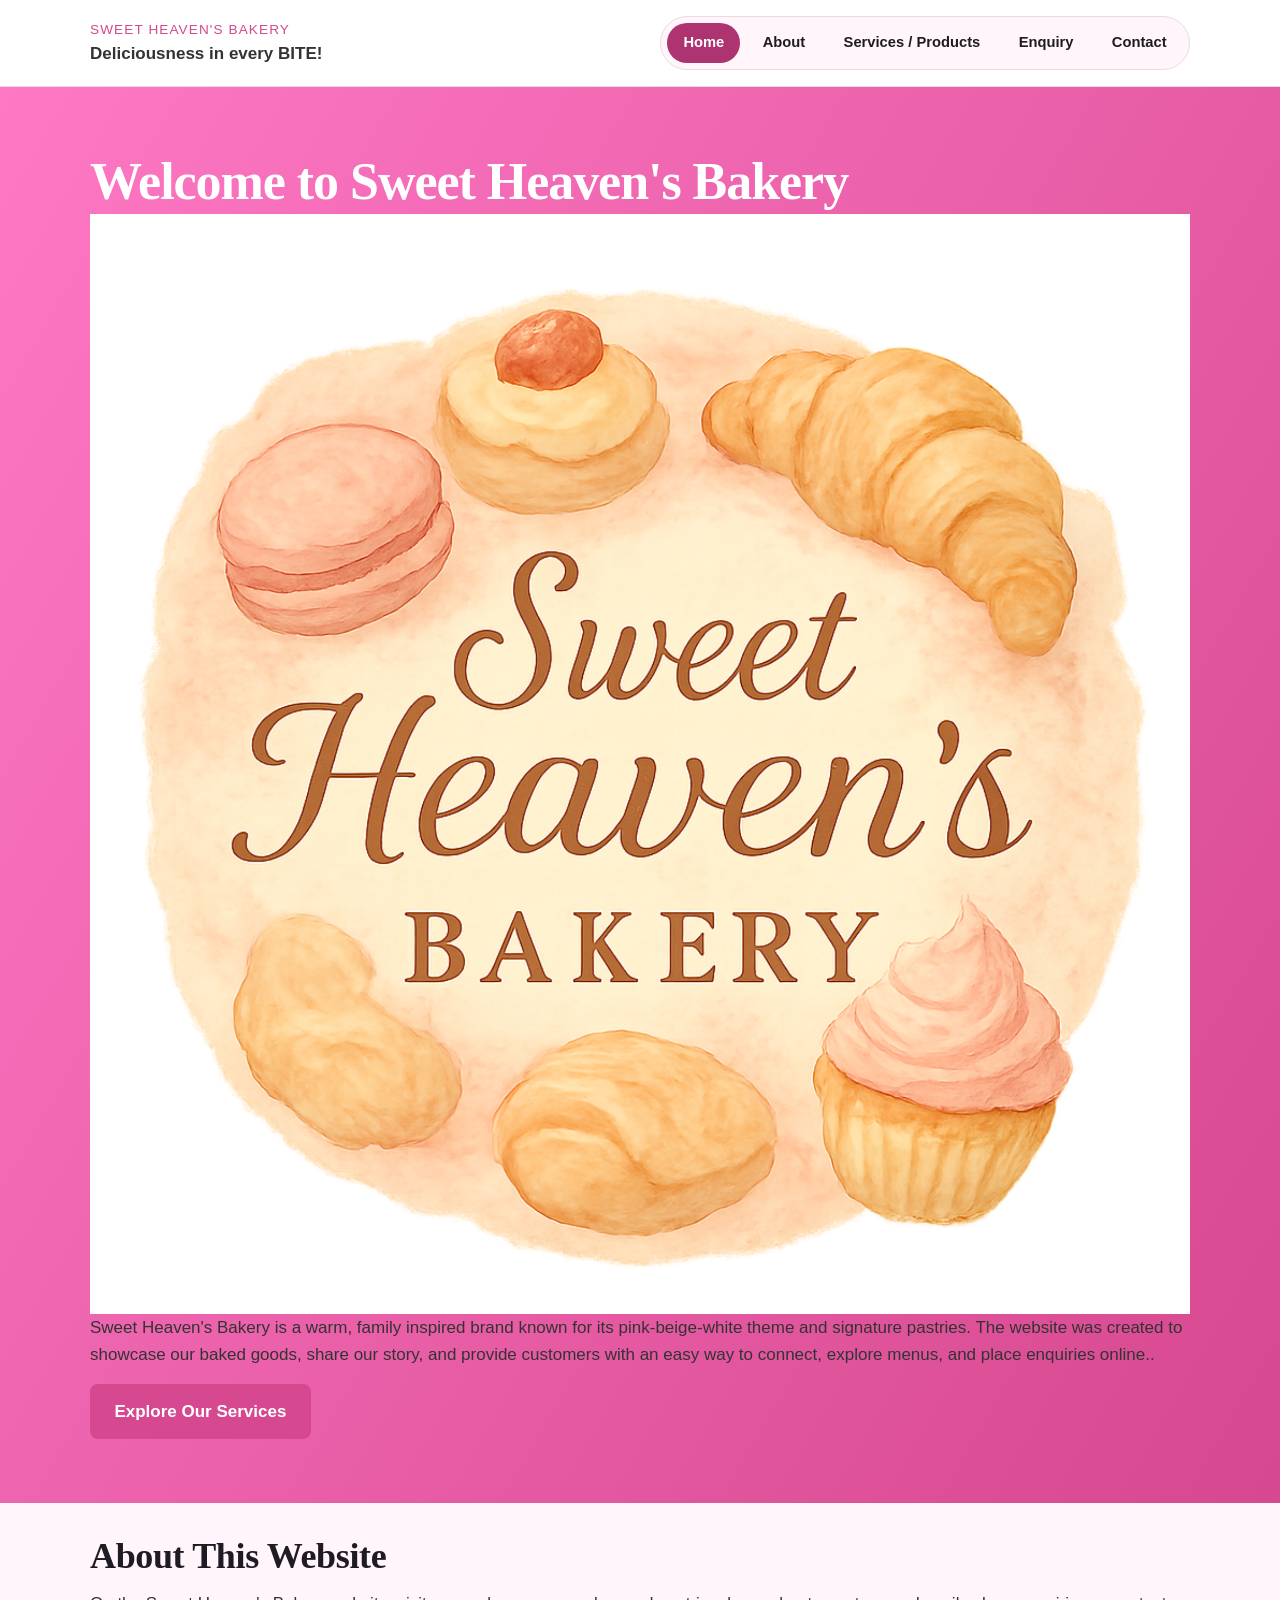
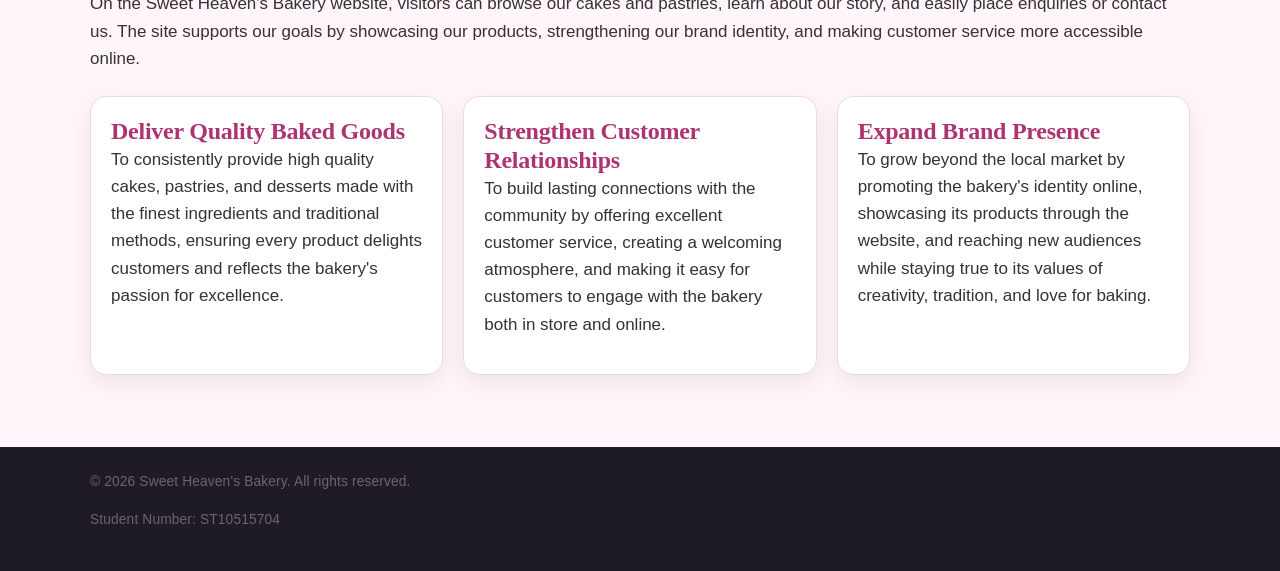
<file: index.html>
<!DOCTYPE html>
<html lang="en">

<head>
  <title>Home | Sweet Heaven's Bakery</title>

  <meta charset="UTF-8">
  <meta name="viewport" content="width=device-width, initial-scale=1.0">
  <meta name="description" content="TODO: Write a short page description for search engines.">
  <meta name="keywords" content="TODO, replace, with, relevant, keywords">
  <meta name="author" content="Student Name">
  <link rel="stylesheet" href="css/style.css">
  <script defer src="js/main.js"></script>
</head>

<body>
  <header class="site-header">
    <div class="container header-layout">
      <div>
        <p class="site-tag">Sweet Heaven's Bakery</p>
        <strong>Deliciousness in every BITE!</strong>
      </div>

      <nav>
        <input type="checkbox" id="menu-toggle">
        <label class="hamburger" for="menu-toggle" aria-label="Toggle navigation menu">
          <span></span>
          <span></span>
          <span></span>
        </label>
        <ul class="nav-list">
          <li><a href="index.html">Home</a></li>
          <li><a href="about.html">About</a></li>
          <li><a href="services.html">Services / Products</a></li>
          <li><a href="enquiry.html">Enquiry</a></li>
          <li><a href="contact.html">Contact</a></li>
        </ul>
      </nav>

    </div>
  </header>

  <section class="hero">
    <div class="container">
      <h1>Welcome to Sweet Heaven's Bakery</h1>
      <img src="images/sweet heaven's bakery logo.png" alt="Sweet Heaven's Bakery Logo">

      <p>Sweet Heaven's Bakery is a warm, family inspired brand known for its pink-beige-white theme
        and signature pastries. The website was created to showcase our baked goods, share our story,
        and provide customers with an easy way to connect, explore menus, and place enquiries online..</p>
      <a class="button" href="services.html">Explore Our Services</a>
    </div>
  </section>

  <main class="container">
    <section>
      <h2>About This Website</h2>
      <p>On the Sweet Heaven's Bakery website, visitors can browse our cakes and pastries,
        learn about our story, and easily place enquiries or contact us.
        The site supports our goals by showcasing our products, strengthening our brand identity,
        and making customer service more accessible online.</p>
    </section>

    <section class="card-grid">
      <article class="card">
        <h3>Deliver Quality Baked Goods</h3>
        <p>To consistently provide high quality cakes, pastries, and desserts made with the finest ingredients
          and traditional methods, ensuring every product delights customers and reflects the bakery's passion for
          excellence.</p>
      </article>
      <article class="card">
        <h3>Strengthen Customer Relationships</h3>
        <p>To build lasting connections with the community by offering excellent customer service, creating a welcoming
          atmosphere,
          and making it easy for customers to engage with the bakery both in store and online.</p>
      </article>
      <article class="card">
        <h3>Expand Brand Presence </h3>
        <p>To grow beyond the local market by promoting the bakery's identity online, showcasing its products through
          the website,
          and reaching new audiences while staying true to its values of creativity, tradition, and love for baking.</p>
      </article>
    </section>
  </main>

  <footer class="site-footer">
    <div class="container">
      <p>&copy; 2026 Sweet Heaven's Bakery. All rights reserved.</p>
      <p>Student Number: ST10515704</p>
    </div>
  </footer>
</body>

</html>
</file>
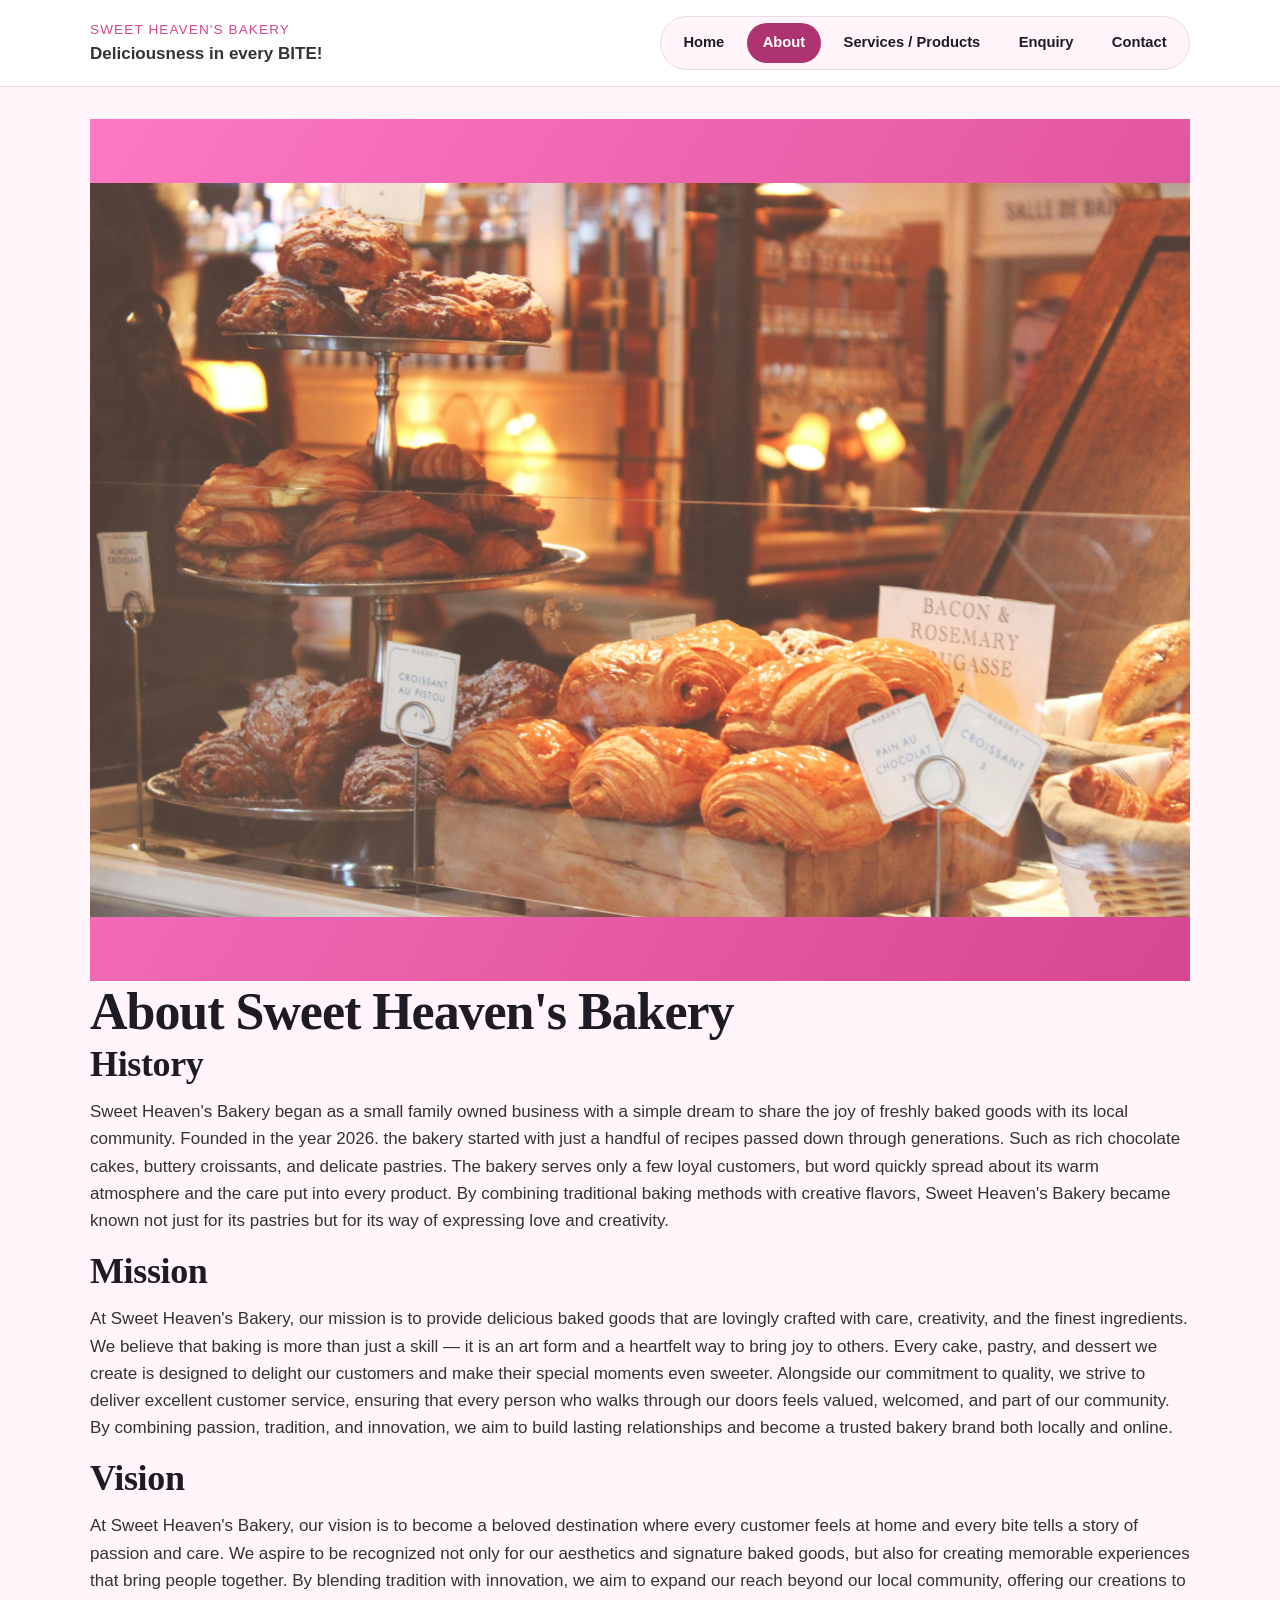
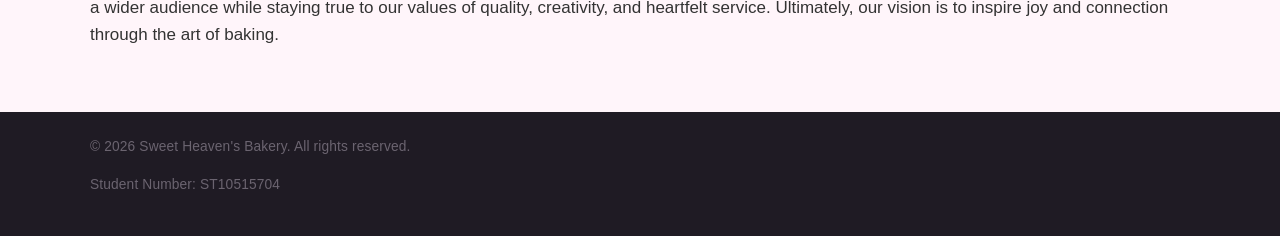
<file: about.html>
<!DOCTYPE html>
<html lang="en">

<head>
  <title>Sweet Heaven's Bakery</title>

  <meta charset="UTF-8">
  <meta name="viewport" content="width=device-width, initial-scale=1.0">
  <meta name="description" content="TODO: Write a short page description for search engines.">
  <meta name="keywords" content="TODO, replace, with, relevant, keywords">
  <meta name="author" content="Student Name">
  <link rel="stylesheet" href="css/style.css">
  <script defer src="js/main.js"></script>
</head>

<body>
  <header class="site-header">
    <div class="container header-layout">
      <div>
        <p class="site-tag">Sweet Heaven's Bakery</p>
        <strong>Deliciousness in every BITE!</strong>
      </div>

      <nav> 
        <input type="checkbox" id="menu-toggle">
        <label class="hamburger" for="menu-toggle" aria-label="Toggle navigation menu">
          <span></span>
          <span></span>
          <span></span>
        </label>
        <ul class="nav-list">
          <li><a href="index.html">Home</a></li>
          <li><a href="about.html">About</a></li>
          <li><a href="services.html">Services / Products</a></li>
          <li><a href="enquiry.html">Enquiry</a></li>
          <li><a href="contact.html">Contact</a></li>
        </ul>
      </nav>

    </div>
  </header>
  
  <main class="container">
    <section class="hero">
    <img src="images/bakery background image.jpg" alt="bakery background image">
  </section>
    <h1>About Sweet Heaven's Bakery</h1>
    <section>
      <h2>History</h2>
      <p>Sweet Heaven's Bakery began as a small family owned business with a simple dream
        to share the joy of freshly baked goods with its local community. Founded in the year 2026.
        the bakery started with just a handful of recipes passed down through generations. Such as
        rich chocolate cakes, buttery croissants, and delicate pastries.

        The bakery serves only a few loyal customers, but word quickly spread about its warm atmosphere
        and the care put into every product.
        By combining traditional baking methods with creative flavors,
        Sweet Heaven's Bakery became known not just for its pastries but for its way of expressing love and creativity.
      </p>
    </section>
    <section>
      <h2>Mission</h2>
      <p>At Sweet Heaven's Bakery, our mission is to provide delicious baked goods that are lovingly crafted with care,
        creativity, and the finest ingredients.
        We believe that baking is more than just a skill — it is an art form and a heartfelt way to bring joy to others.
        Every cake, pastry, and dessert we create is designed to delight our customers and make their special moments
        even sweeter.
        Alongside our commitment to quality, we strive to deliver excellent customer service, ensuring that every person
        who walks through our doors feels valued, welcomed,
        and part of our community. By combining passion, tradition, and innovation, we aim to build lasting
        relationships and become a trusted bakery brand both locally and online.</p>
    </section>
    <section>
      <h2>Vision</h2>
      <p>At Sweet Heaven's Bakery, our vision is to become a beloved destination where every customer feels at home and
        every bite tells a story of passion and care.
        We aspire to be recognized not only for our aesthetics and signature baked goods,
        but also for creating memorable experiences that bring people together. By blending tradition with innovation,
        we aim to expand our reach beyond our local community, offering our creations to a wider audience while staying
        true to our values of quality, creativity,
        and heartfelt service. Ultimately, our vision is to inspire joy and connection through the art of baking.</p>
    </section>
  
  </main>

  <footer class="site-footer">
    <div class="container">
      <p>&copy; 2026 Sweet Heaven's Bakery. All rights reserved.</p>
      <p>Student Number: ST10515704</p>
    </div>
  </footer>
</body>

</html>
</file>
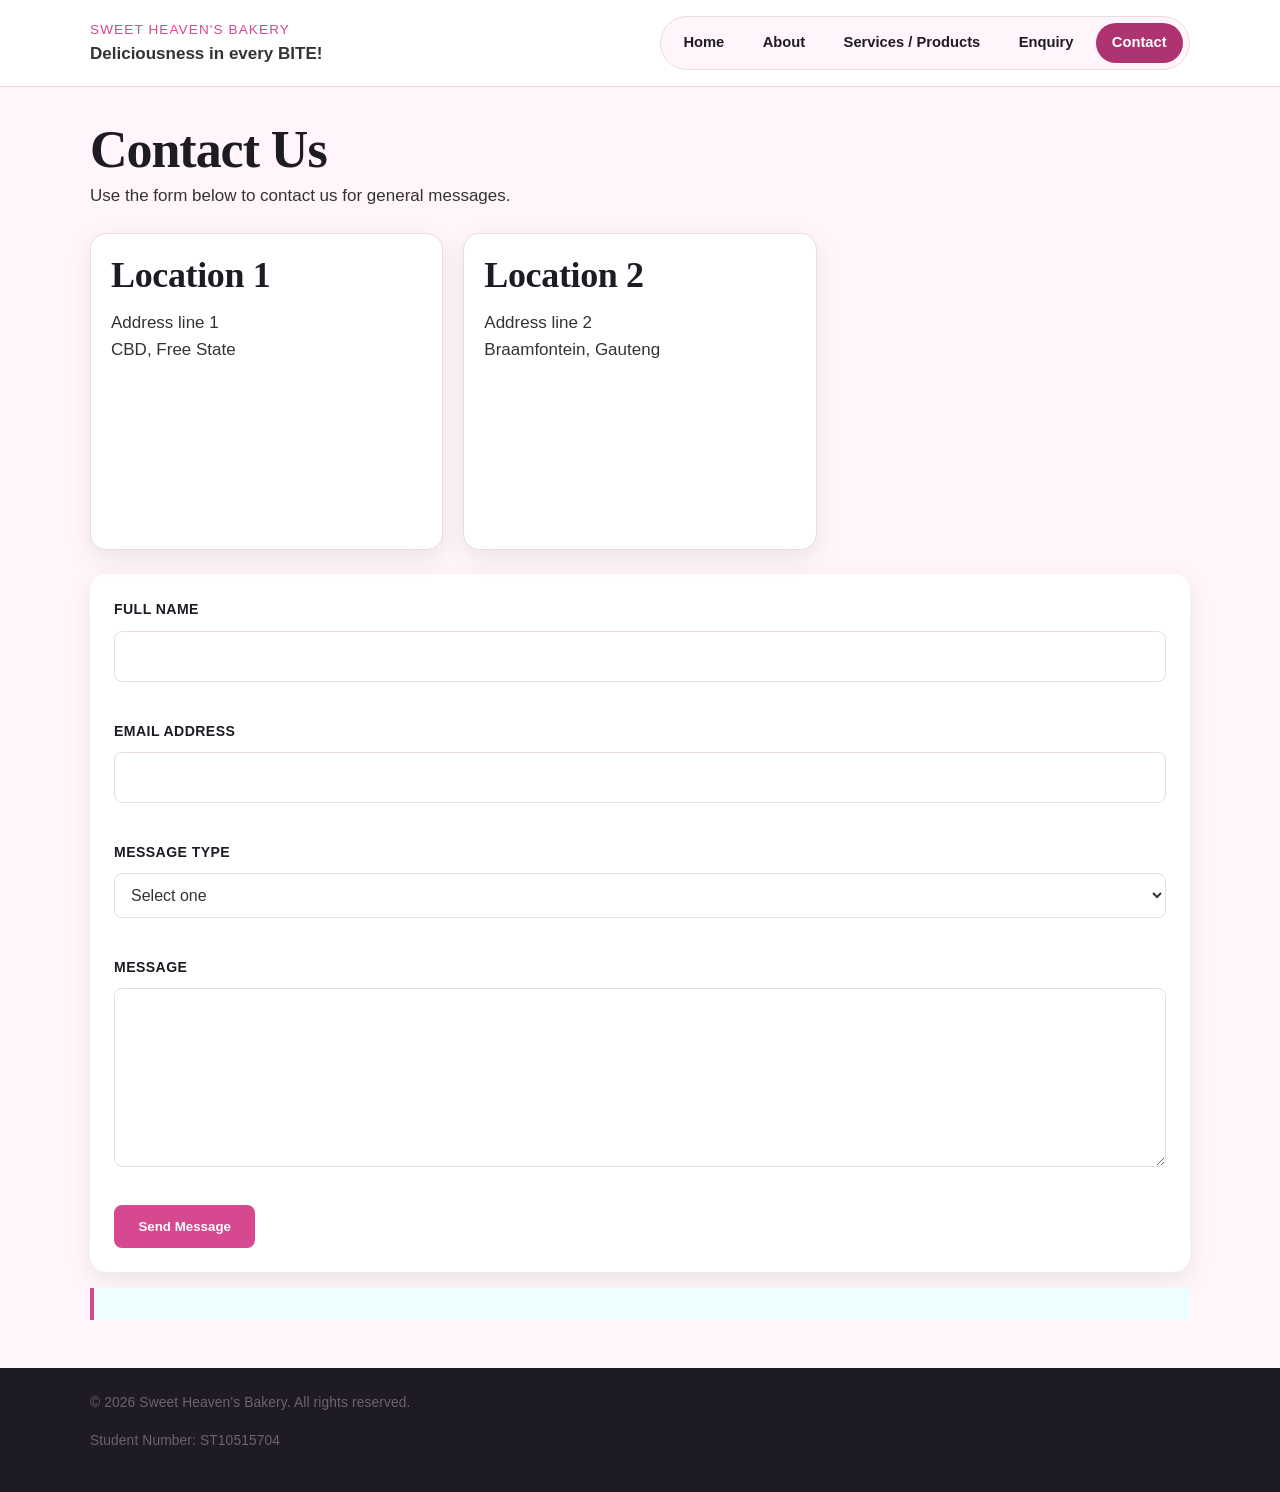
<file: contact.html>
<!DOCTYPE html>
<html lang="en">

<head>
  <title>Contact | Sweet Heaven's Bakery</title>

  <meta charset="UTF-8">
  <meta name="viewport" content="width=device-width, initial-scale=1.0">
  <meta name="description" content="TODO: Write a short page description for search engines.">
  <meta name="keywords" content="TODO, replace, with, relevant, keywords">
  <meta name="author" content="Student Name">
  <link rel="stylesheet" href="css/style.css">
  <script defer src="js/main.js"></script>
</head>

<body>
  <header class="site-header">
    <div class="container header-layout">
      <div>
        <p class="site-tag">Sweet Heaven's Bakery</p>
        <strong>Deliciousness in every BITE!</strong>
      </div>


      <nav>
        <input type="checkbox" id="menu-toggle">
        <label class="hamburger" for="menu-toggle" aria-label="Toggle navigation menu">
          <span></span>
          <span></span>
          <span></span>
        </label>
        <ul class="nav-list">
          <li><a href="index.html">Home</a></li>
          <li><a href="about.html">About</a></li>
          <li><a href="services.html">Services / Products</a></li>
          <li><a href="enquiry.html">Enquiry</a></li>
          <li><a href="contact.html">Contact</a></li>
        </ul>
      </nav>

    </div>
  </header>

  <main class="container">
    <h1>Contact Us</h1>
    <p>Use the form below to contact us for general messages.</p>

    <section class="card-grid">
      <article class="card">
        <h2>Location 1</h2>
        <p>Address line 1<br>CBD, Free State</p>
        <iframe title="Map location 1" src="https://www.google.com/maps?q=Bloemfontein&output=embed"
          loading="lazy"></iframe>
      </article>
      <article class="card">
        <h2>Location 2</h2>
        <p>Address line 2<br>Braamfontein, Gauteng</p>
        <iframe title="Map location 2" src="https://www.google.com/maps?q=Johannesburg&output=embed"
          loading="lazy"></iframe>
      </article>
    </section>

    <form id="contactForm" action="mailto:replace@example.com" method="post" enctype="text/plain" novalidate>
      <div class="form-group">
        <label for="contactName">Full Name</label>
        <input type="text" id="contactName" name="contactName" required minlength="3">
        <small class="error-message"></small>
      </div>

      <div class="form-group">
        <label for="contactEmail">Email Address</label>
        <input type="email" id="contactEmail" name="contactEmail" required>
        <small class="error-message"></small>
      </div>

      <div class="form-group">
        <label for="messageType">Message Type</label>
        <select id="messageType" name="messageType" required>
          <option value="">Select one</option>
          <option value="general">General question</option>
          <option value="support">Support</option>
          <option value="compliment">Compliment</option>
          <option value="complaint">Complaint</option>
        </select>
        <small class="error-message"></small>
      </div>

      <div class="form-group">
        <label for="message">Message</label>
        <textarea id="message" name="message" rows="6" required minlength="20"></textarea>
        <small class="error-message"></small>
      </div>

      <button type="submit" class="button">Send Message</button>
    </form>
    <section id="contactResponse" class="response-box" aria-live="polite"></section>
  </main>
  <script defer src="js/contact.js"></script>

  <footer class="site-footer">
    <div class="container">
      <p>&copy; 2026 Sweet Heaven's Bakery. All rights reserved.</p>
      <p>Student Number: ST10515704</p>
    </div>
  </footer>
</body>

</html>
</file>
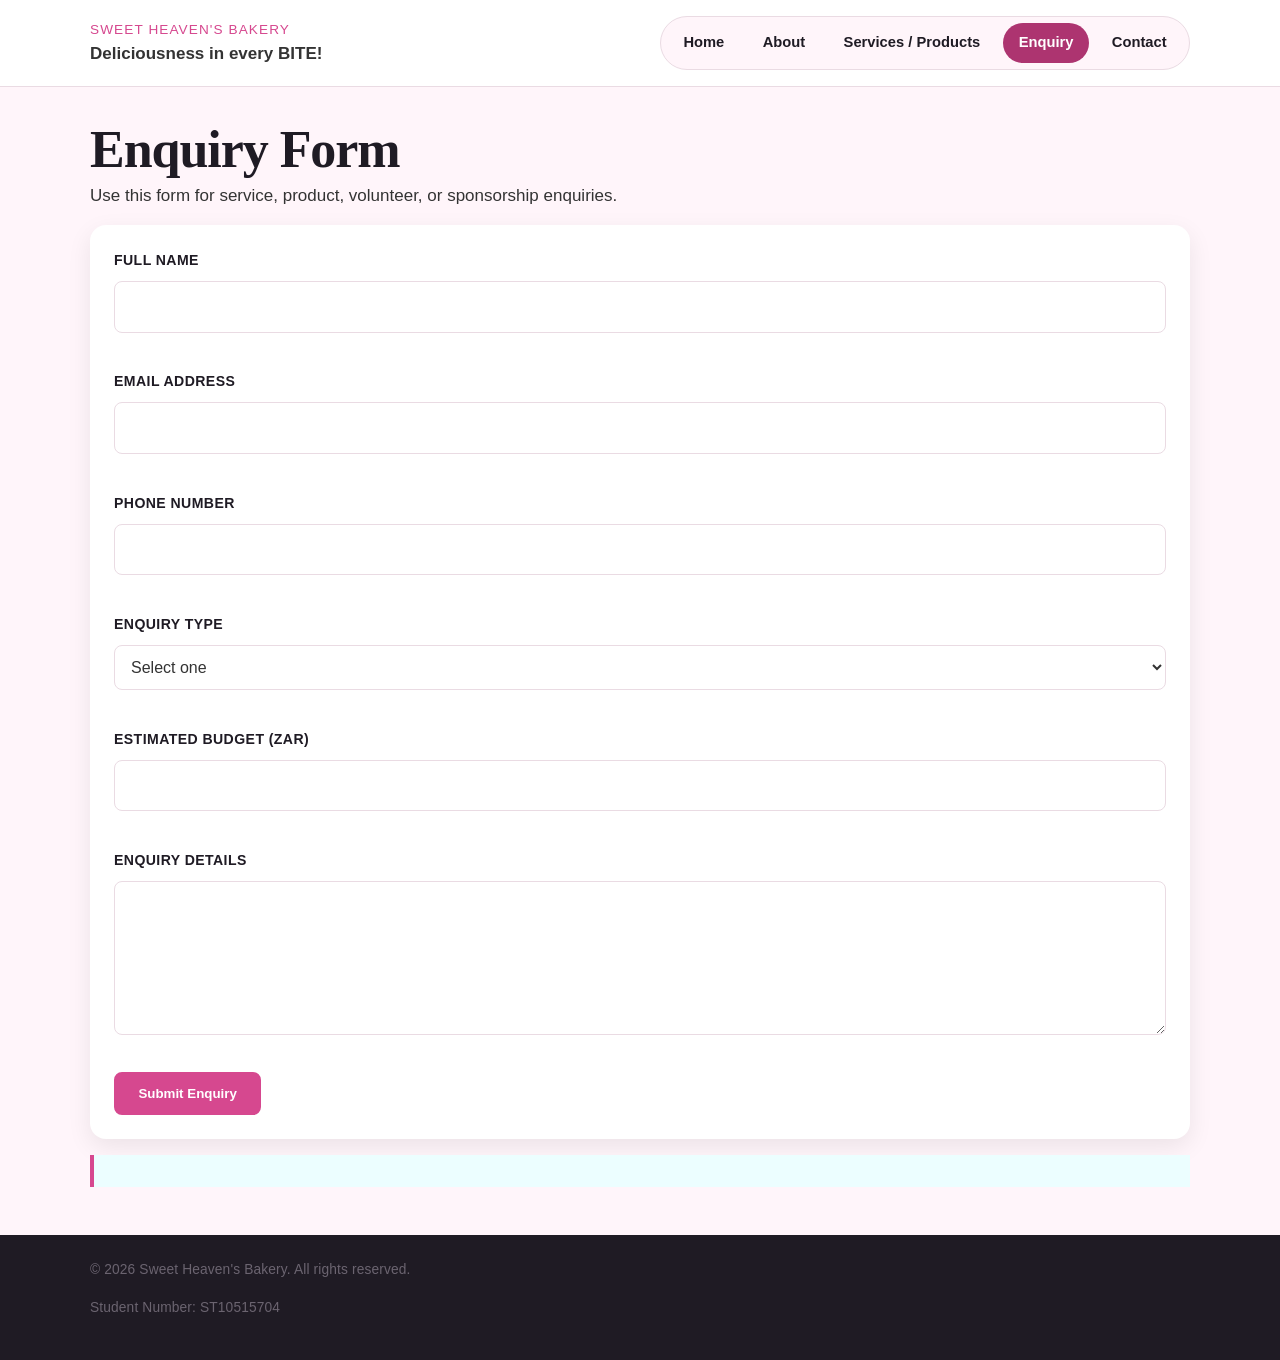
<file: enquiry.html>
<!DOCTYPE html>
<html lang="en">

<head>
  <title>Enquiry | Sweet Heaven's Bakery</title>

  <meta charset="UTF-8">
  <meta name="viewport" content="width=device-width, initial-scale=1.0">
  <meta name="description" content="TODO: Write a short page description for search engines.">
  <meta name="keywords" content="TODO, replace, with, relevant, keywords">
  <meta name="author" content="Student Name">
  <link rel="stylesheet" href="css/style.css">
  <script defer src="js/main.js"></script>
</head>

<body>
  <header class="site-header">
    <div class="container header-layout">
      <div>
        <p class="site-tag">Sweet Heaven's Bakery</p>
        <strong>Deliciousness in every BITE!</strong>
      </div>

      <nav>
        <input type="checkbox" id="menu-toggle">
        <label class="hamburger" for="menu-toggle" aria-label="Toggle navigation menu">
          <span></span>
          <span></span>
          <span></span>
        </label>
        <ul class="nav-list">
          <li><a href="index.html">Home</a></li>
          <li><a href="about.html">About</a></li>
          <li><a href="services.html">Services / Products</a></li>
          <li><a href="enquiry.html">Enquiry</a></li>
          <li><a href="contact.html">Contact</a></li>
        </ul>
      </nav>

    </div>
  </header>

  <main class="container">
    <h1>Enquiry Form</h1>
    <p>Use this form for service, product, volunteer, or sponsorship enquiries.</p>

    <form id="enquiryForm" novalidate>
      <div class="form-group">
        <label for="fullName">Full Name</label>
        <input type="text" id="fullName" name="fullName" required minlength="3">
        <small class="error-message"></small>
      </div>

      <div class="form-group">
        <label for="email">Email Address</label>
        <input type="email" id="email" name="email" required>
        <small class="error-message"></small>
      </div>

      <div class="form-group">
        <label for="phone">Phone Number</label>
        <input type="tel" id="phone" name="phone" pattern="[0-9+ ]{10,15}" required>
        <small class="error-message"></small>
      </div>

      <div class="form-group">
        <label for="enquiryType">Enquiry Type</label>
        <select id="enquiryType" name="enquiryType" required>
          <option value="">Select one</option>
          <option value="service">Service enquiry</option>
          <option value="product">Product enquiry</option>
          <option value="volunteer">Volunteer enquiry</option>
          <option value="sponsor">Sponsor enquiry</option>
        </select>
        <small class="error-message"></small>
      </div>

      <div class="form-group">
        <label for="budget">Estimated Budget (ZAR)</label>
        <input type="number" id="budget" name="budget" min="0" step="100">
        <small class="error-message"></small>
      </div>

      <div class="form-group">
        <label for="details">Enquiry Details</label>
        <textarea id="details" name="details" rows="5" required minlength="20"></textarea>
        <small class="error-message"></small>
      </div>

      <button type="submit" class="button">Submit Enquiry</button>
    </form>

    <section id="enquiryResponse" class="response-box" aria-live="polite"></section>
  </main>
  <script defer src="js/enquiry.js"></script>

  <footer class="site-footer">
    <div class="container">
      <p>&copy; 2026 Sweet Heaven's Bakery. All rights reserved.</p>
      <p>Student Number: ST10515704</p>
    </div>
  </footer>
</body>

</html>
</file>
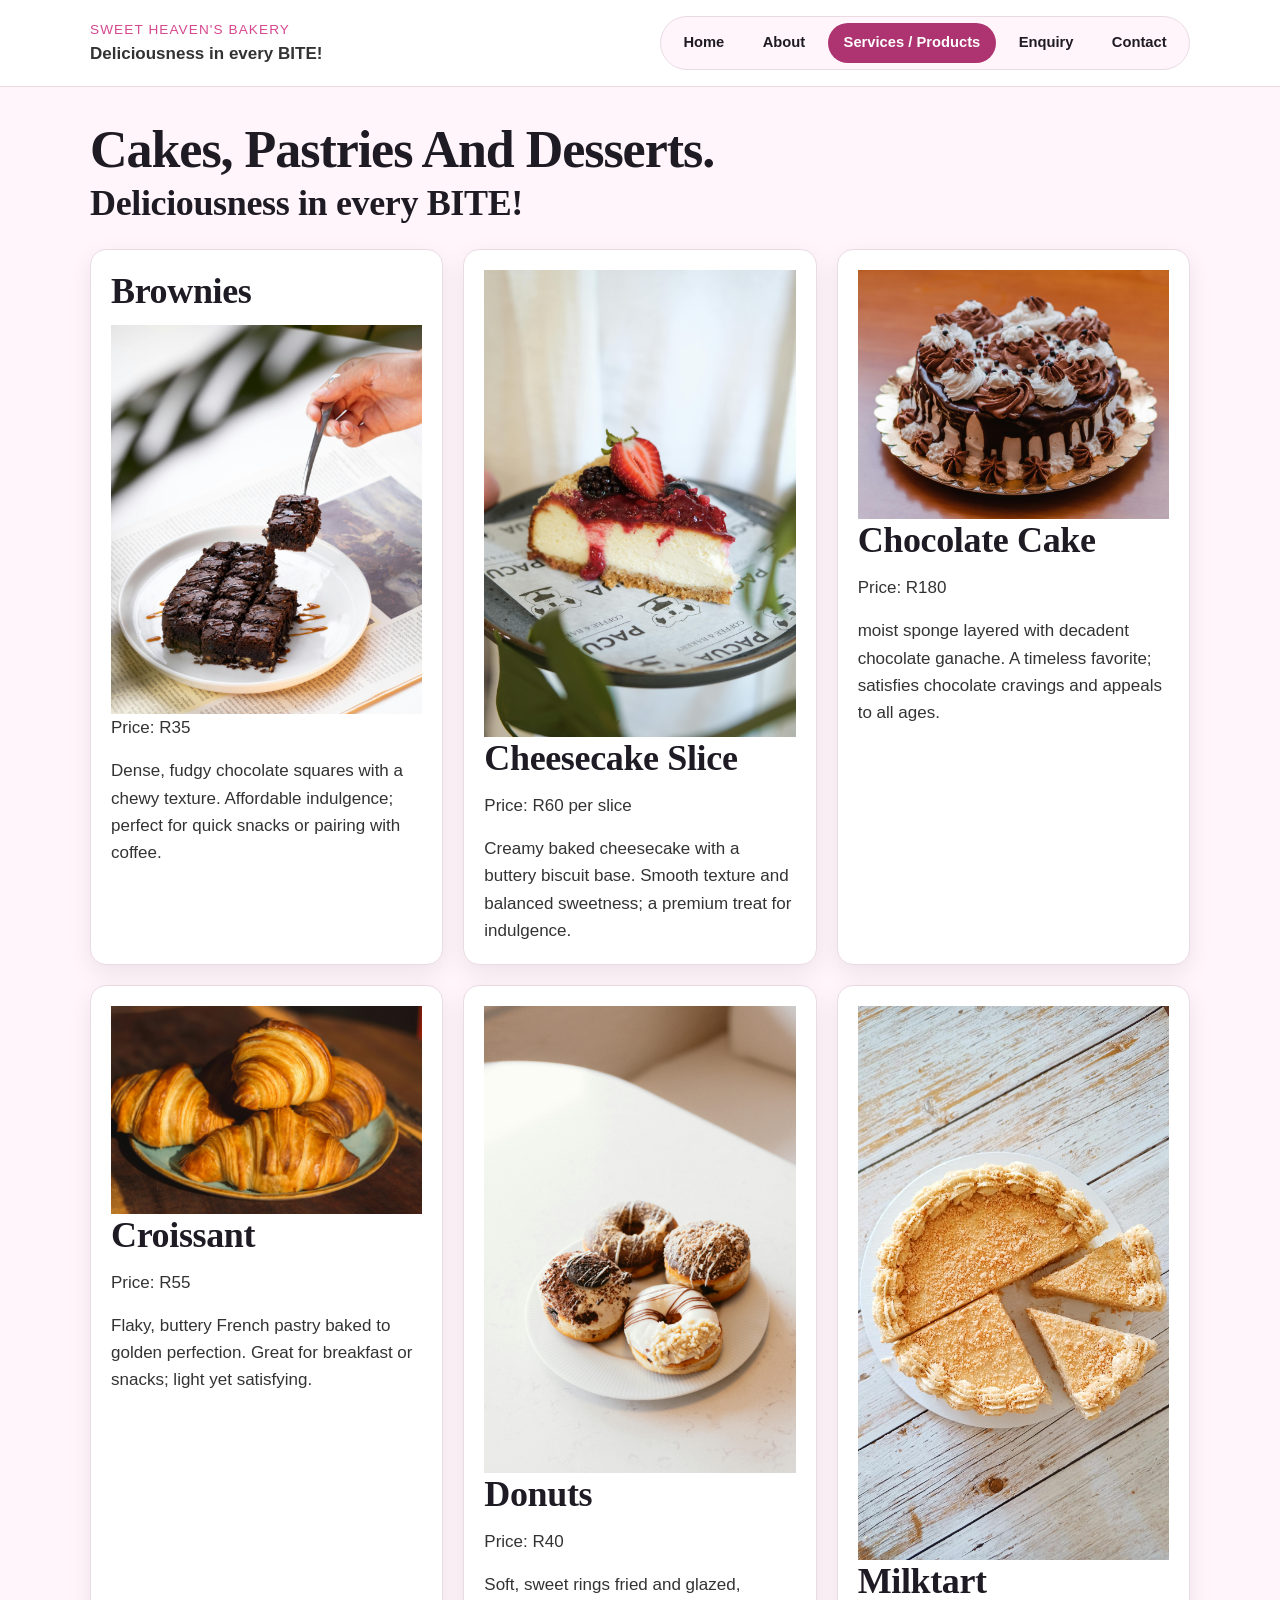
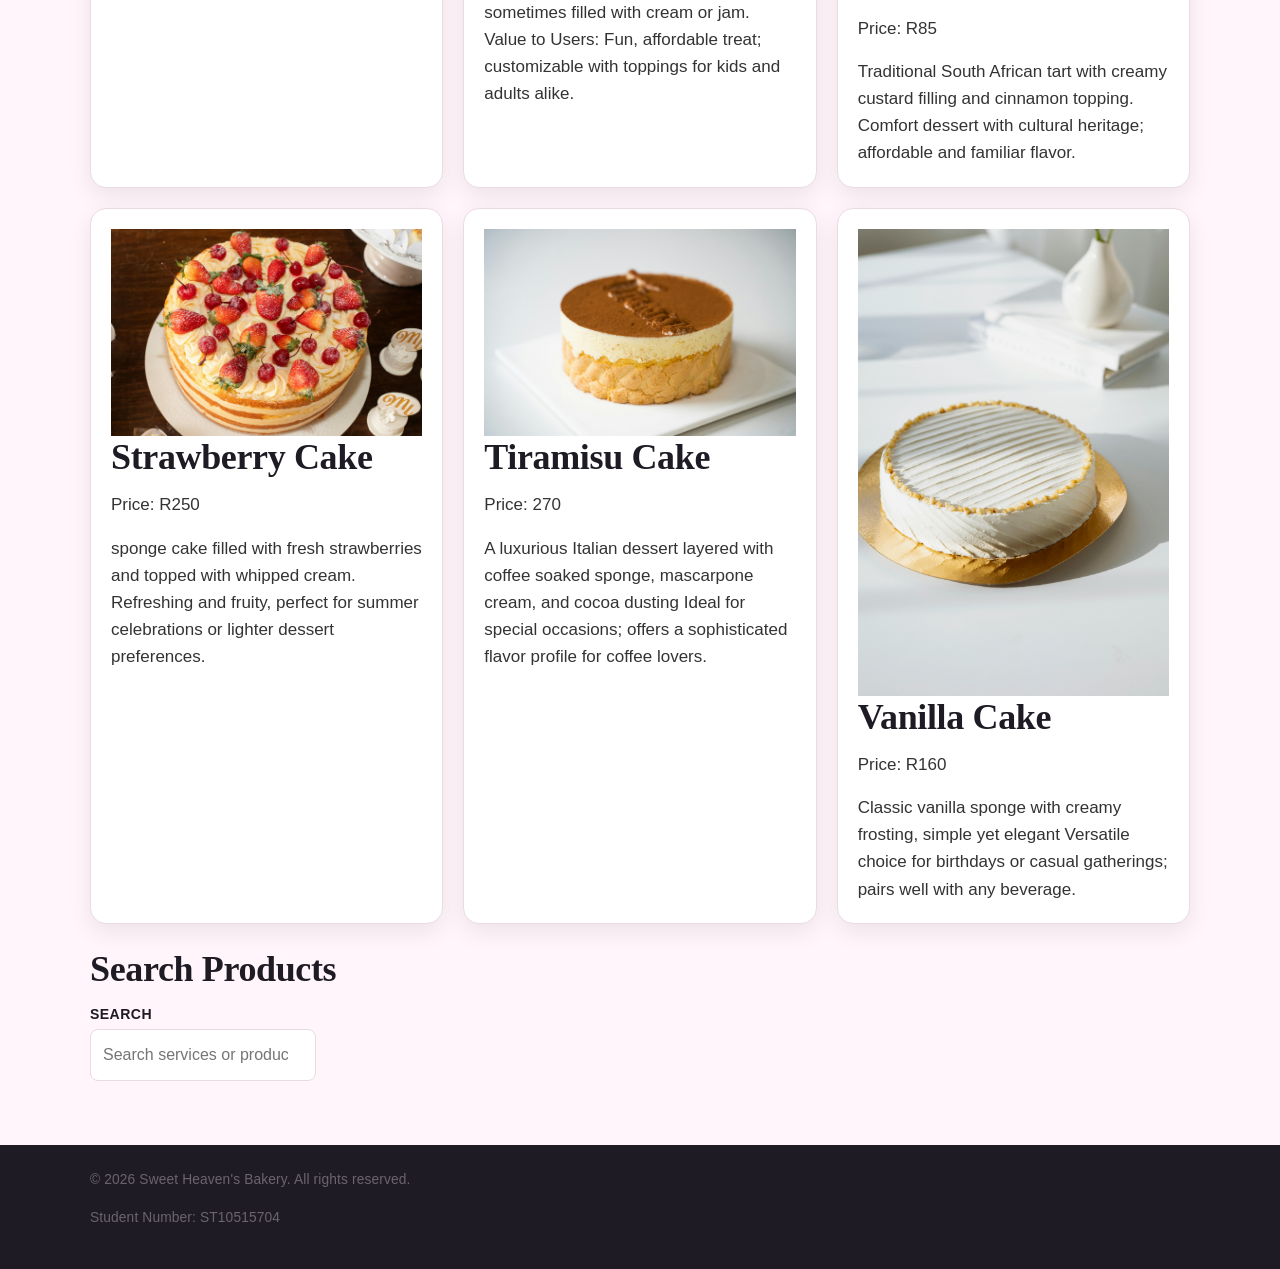
<file: services.html>
<!DOCTYPE html>
<html lang="en">

<head>
  <title> Products | Sweet Heaven's Bakery</title>

  <meta charset="UTF-8">
  <meta name="viewport" content="width=device-width, initial-scale=1.0">
  <meta name="description" content="TODO: Write a short page description for search engines.">
  <meta name="keywords" content="TODO, replace, with, relevant, keywords">
  <meta name="author" content="Student Name">
  <link rel="stylesheet" href="css/style.css">
  <script defer src="js/main.js"></script>
</head>

<body>
  <header class="site-header">
    <div class="container header-layout">
      <div>
        <p class="site-tag">Sweet Heaven's Bakery</p>
        <strong>Deliciousness in every BITE!</strong>
      </div>


      <nav>
        <input type="checkbox" id="menu-toggle">
        <label class="hamburger" for="menu-toggle" aria-label="Toggle navigation menu">
          <span></span>
          <span></span>
          <span></span>
        </label>
        <ul class="nav-list">
          <li><a href="index.html">Home</a></li>
          <li><a href="about.html">About</a></li>
          <li><a href="services.html">Services / Products</a></li>
          <li><a href="enquiry.html">Enquiry</a></li>
          <li><a href="contact.html">Contact</a></li>
        </ul>
      </nav>

    </div>
  </header>

  <main class="container">
    <h1>Cakes, Pastries And Desserts.</h1>
    <h2>Deliciousness in every BITE!</h2>

    <section class="card-grid">
      <article class="card searchable-item">
        <h2>Brownies</h2>
        <img src="images/brownies.jpg" alt="Brownies">
        <p> Price: R35</p>
          <p2>Dense, fudgy chocolate squares with a chewy texture.
           Affordable indulgence; perfect for quick snacks or pairing with coffee.</p2>
      </article>

      <article class="card searchable-item">
        <img src="images/cheesecake.jpg" alt="Cheesecake">
        <h2>Cheesecake Slice</h2>
        <p> Price: R60 per slice</p>
           <p2>Creamy baked cheesecake with a buttery biscuit base.
           Smooth texture and balanced sweetness; a premium treat for indulgence.</p2>
      </article>

      <article class="card searchable-item">
        <img src="images/chocolate cake.jpg" alt="Chocolate Cake">
        <h2>Chocolate Cake</h2>
        <p> Price: R180</p>
          <p2> moist sponge layered with decadent chocolate ganache.
           A timeless favorite; satisfies chocolate cravings and appeals to all ages.</p2>
      </article>

      <article class="card searchable-item">
        <img src="images/croissiants.jpg" alt="Croissant">
        <h2>Croissant</h2>
        <p> Price: R55</p>
          <p2>Flaky, buttery French pastry baked to golden perfection.         
           Great for breakfast or snacks; light yet satisfying.</p2>
      </article>

      <article class="card searchable-item">
        <img src="images/donuts image2.jpg" alt="Donuts">
        <h2>Donuts</h2>
        <p>Price: R40 </p>
          <p2>Soft, sweet rings fried and glazed, sometimes filled with cream or jam.
          Value to Users: Fun, affordable treat; customizable with toppings for kids and adults alike.</p2>
      </article>

      <article class="card searchable-item">
        <img src="images/milktart.jpg" alt="Milktart">
        <h2>Milktart</h2>
        <p>Price: R85 </p>
          <p2>Traditional South African tart with creamy custard filling and cinnamon topping.
           Comfort dessert with cultural heritage; affordable and familiar flavor.</p2>
      </article>

      <article class="card searchable-item">
        <img src="images/strawberry cake.jpg" alt="Strawberry Cake">
        <h2>Strawberry Cake</h2>
        <p> Price: R250 </p>
            <p>sponge cake filled with fresh strawberries and topped with whipped cream.
            Refreshing and fruity, perfect for summer celebrations or lighter dessert preferences.</p>
      </article>

      <article class="card searchable-item">
        <img src="images/tiramisu cake.jpg" alt="Tiramisu Cake">
        <h2>Tiramisu Cake</h2>
        <p> Price: 270 </p>
           <p2>A luxurious Italian dessert layered with coffee soaked sponge, mascarpone cream, and cocoa dusting
          Ideal for special occasions; offers a sophisticated flavor profile for coffee lovers.</p2>
      </article>

      <article class="card searchable-item">
        <img src="images/vanilla cake.jpg" alt="Vanilla Cake">
        <h2>Vanilla Cake</h2>
        <p> Price: R160 </p>
            <p2>Classic vanilla sponge with creamy frosting, simple yet elegant
            Versatile choice for birthdays or casual gatherings; pairs well with any beverage.</p2>
      </article>

    </section>

    <section>
      <h2>Search Products</h2>
      <label for="search">Search</label>
      <input id="search" type="search" placeholder="Search services or products">
      <p class="small-text"></p>
    </section>
  </main>

  <footer class="site-footer">
    <div class="container">
      <p>&copy; 2026 Sweet Heaven's Bakery. All rights reserved.</p>
      <p>Student Number: ST10515704</p>
    </div>
  </footer>
</body>

</html>
</file>
<file: css/style.css>
/* ==========================================================================
   STYLE SHEET — Brand theme: pink / white
   Structure:
   1. Custom properties (design tokens)
   2. Reset
   3. Typographic system (headings, body, labels, product text, footer)
   4. Layout containers
   5. Header & navigation
   6. Hero
   7. Buttons & interactive states
   8. Card grouping (products / contact)
   9. Forms
   10. Footer
   11. Responsive breakpoints
   ========================================================================== */

/* --------------------------------------------------------------------
   1. CUSTOM PROPERTIES
   -------------------------------------------------------------------- */
:root {
  /* colour */
  --primary: #1f1b24;
  /* dark text colour, used for headings/footer bg */
  --secondary: #fe78c4;
  /* brand pink — hero, accents, links in dark areas */
  --accent: #d6488f;
  /* deeper pink — buttons, focus states, hover */
  --accent-dark: #ad3470;
  /* pressed/active state for buttons and links */
  --text: #333333;
  /* body copy colour */
  --text-muted: #6b6470;
  /* secondary/quiet text, footer copy */
  --light: #ffffff;
  /* white surfaces — cards, header, form */
  --border: #eadbe3;
  /* soft pink-tinted border colour */
  --bg-page: #fff5fa;
  /* pale pink page background */
  --price: #ad3470;
  /* dedicated colour for product prices */

  /* shadow */
  --shadow: 0 8px 24px rgba(0, 0, 0, 0.08);
  --shadow-hover: 0 14px 32px rgba(214, 72, 143, 0.18);

  /* type scale — fluid with clamp() so headings are never capped to one size */
  --fs-h1: clamp(2rem, 1.4rem + 2.5vw, 3.25rem);
  --fs-h2: clamp(1.5rem, 1.2rem + 1.4vw, 2.25rem);
  --fs-h3: clamp(1.2rem, 1.05rem + 0.6vw, 1.5rem);
  --fs-body: clamp(1rem, 0.95rem + 0.2vw, 1.0625rem);
  --fs-label: clamp(0.85rem, 0.8rem + 0.1vw, 0.95rem);
  --fs-price: clamp(1.1rem, 1rem + 0.4vw, 1.35rem);
  --fs-footer: clamp(0.8rem, 0.78rem + 0.1vw, 0.9rem);

  /* font families */
  --ff-heading: Georgia, 'Times New Roman', serif;
  --ff-body: Arial, Helvetica, sans-serif;
}


/* --------------------------------------------------------------------
   2. RESET
   Universal selector removes default browser spacing and unifies
   box-sizing so padding/border never break layout widths.
   -------------------------------------------------------------------- */
* {
  margin: 0;
  padding: 0;
  box-sizing: border-box;
}

html {
  font-size: 16px;
  scroll-behavior: smooth;
}

body {
  font-family: var(--ff-body);
  font-size: var(--fs-body);
  line-height: 1.6;
  color: var(--text);
  background-color: var(--bg-page);
}

img,
iframe {
  max-width: 100%;
  border: 0;
  display: block;
}


/* --------------------------------------------------------------------
   3. TYPOGRAPHIC SYSTEM
   Each text role (heading / body / label / product / footer) has its
   own deliberate font-family, size, weight and letter-spacing so the
   hierarchy reads clearly at a glance.
   -------------------------------------------------------------------- */

/* Headings — serif family for editorial contrast against the body sans-serif */
h1,
h2,
h3,
h4 {
  font-family: var(--ff-heading);
  color: var(--primary);
  line-height: 1.2;
  font-weight: 700;
  letter-spacing: -0.01em;
}

h1 {
  font-size: var(--fs-h1);
  letter-spacing: -0.02em;
}

h2 {
  font-size: var(--fs-h2);
  margin-bottom: 0.75rem;
}

h3 {
  font-size: var(--fs-h3);
  color: var(--accent-dark);
}

/* Body text */
p {
  font-size: var(--fs-body);
  color: var(--text);
  margin-bottom: 1rem;
}

/* Labels — distinct from body copy: smaller, bolder, uppercase tracking */
label {
  display: block;
  font-family: var(--ff-body);
  font-size: var(--fs-label);
  font-weight: 700;
  letter-spacing: 0.03em;
  text-transform: uppercase;
  color: var(--primary);
  margin-bottom: 0.25rem;
}

/* Product names and prices — separated visually so price always pops */
.product-name {
  font-family: var(--ff-heading);
  font-size: var(--fs-h3);
  color: var(--primary);
  margin-bottom: 0.25rem;
}

.product-price {
  font-family: var(--ff-body);
  font-size: var(--fs-price);
  font-weight: 700;
  color: var(--price);
  letter-spacing: 0.01em;
}

/* Footer text — quiet, smaller, muted tone, sits apart from body text */
.site-footer,
.site-footer p,
.site-footer .small-text {
  font-family: var(--ff-body);
  font-size: var(--fs-footer);
  color: var(--text-muted);
  letter-spacing: 0.01em;
}

.small-text {
  font-size: 0.9rem;
  color: var(--text-muted);
}


/* --------------------------------------------------------------------
   4. LAYOUT CONTAINER
   -------------------------------------------------------------------- */
.container {
  width: min(1100px, 92%);
  margin: 0 auto;
}

main {
  padding: 2rem 0 3rem;
}


/* --------------------------------------------------------------------
   5. HEADER & NAVIGATION
   Nav now sits inside a flex container with explicit alignment rules
   and its own background/border, instead of floating bare links.
   -------------------------------------------------------------------- */
.site-header {
  background: var(--light);
  border-bottom: 1px solid var(--border);
  position: sticky;
  top: 0;
  z-index: 10;
}

.header-layout {
  display: flex;
  justify-content: space-between;
  align-items: center;
  gap: 1rem;
  padding: 1rem 0;
}

.site-tag {
  margin: 0;
  font-size: 0.85rem;
  text-transform: uppercase;
  letter-spacing: 0.08em;
  color: var(--accent);
}

/* Stronger nav container: padded pill-shaped bar with its own background
   so navigation reads as a distinct, intentional UI element */
.nav-list {
  display: flex;
  flex-wrap: wrap;
  align-items: center;
  justify-content: flex-end;
  gap: 0.4rem;
  list-style: none;
  background: var(--bg-page);
  border: 1px solid var(--border);
  border-radius: 999px;
  padding: 0.4rem;
}

.nav-list a {
  display: inline-block;
  text-decoration: none;
  color: var(--primary);
  font-weight: 600;
  font-size: 0.92rem;
  padding: 0.5rem 1rem;
  border-radius: 999px;
  transition: background-color 0.2s ease, color 0.2s ease;
}

.nav-list a:hover,
.nav-list a:focus {
  color: var(--light);
  background-color: var(--accent);
  text-decoration: none;
  outline: none;
}

.nav-list a:focus-visible {
  outline: 2px solid var(--accent-dark);
  outline-offset: 2px;
}

/* Active state — for the current page link, add class="is-active" in HTML */
.nav-list a:active,
.nav-list a.is-active {
  background-color: var(--accent-dark);
  color: var(--light);
}

/* --------------------------------------------------------------------
   6. HERO
   -------------------------------------------------------------------- */
.hero {
  background: linear-gradient(120deg, var(--secondary), var(--accent));
  color: var(--light);
  padding: 4rem 0;
}

.hero h1 {
  color: var(--light);
}


/* --------------------------------------------------------------------
   7. BUTTONS & INTERACTIVE ELEMENTS
   Every interactive element gets hover, focus AND active states.
   -------------------------------------------------------------------- */
.button {
  display: inline-block;
  padding: 0.75rem 1.4rem;
  background: var(--accent);
  color: var(--light);
  border: 2px solid var(--accent);
  border-radius: 0.5rem;
  font-weight: 700;
  text-decoration: none;
  cursor: pointer;
  transition: background-color 0.2s ease, border-color 0.2s ease,
    transform 0.15s ease, box-shadow 0.2s ease;
}

.button:hover,
.button:focus {
  background: var(--accent-dark);
  border-color: var(--accent-dark);
  box-shadow: var(--shadow-hover);
  transform: translateY(-2px);
}

.button:focus-visible {
  outline: 2px solid var(--primary);
  outline-offset: 3px;
}

.button:active {
  background: var(--primary);
  border-color: var(--primary);
  transform: translateY(0);
  box-shadow: none;
}

/* Generic link active state, used outside nav/buttons (e.g. footer links) */
a:active {
  color: var(--accent-dark);
}


/* --------------------------------------------------------------------
   8. CONTENT GROUPING — Cards for products & contact info
   -------------------------------------------------------------------- */
.card-grid {
  display: grid;
  grid-template-columns: repeat(3, 1fr);
  gap: 1.25rem;
  margin: 1.5rem 0;
}

.card {
  background: var(--light);
  color: var(--text);
  border: 1px solid var(--border);
  border-radius: 1rem;
  padding: 1.25rem;
  box-shadow: var(--shadow);
  transition: transform 0.2s ease, box-shadow 0.2s ease, border-color 0.2s ease;
}

.card:hover,
.card:focus-within {
  transform: translateY(-4px);
  box-shadow: var(--shadow-hover);
  border-color: var(--secondary);
}

/* Product card — image, name, price grouped with consistent spacing */
.product-card {
  display: flex;
  flex-direction: column;
  gap: 0.5rem;
}

.product-card img {
  border-radius: 0.65rem;
  margin-bottom: 0.25rem;
}

/* Contact section — groups address/phone/email/hours as distinct cards
   instead of bare paragraphs */
.contact-grid {
  display: grid;
  grid-template-columns: repeat(auto-fit, minmax(220px, 1fr));
  gap: 1.25rem;
  margin: 1.5rem 0;
}

.contact-card {
  background: var(--light);
  border: 1px solid var(--border);
  border-left: 4px solid var(--secondary);
  border-radius: 0.75rem;
  padding: 1.25rem;
  box-shadow: var(--shadow);
  transition: border-color 0.2s ease, box-shadow 0.2s ease;
}

.contact-card:hover {
  border-left-color: var(--accent-dark);
  box-shadow: var(--shadow-hover);
}

.contact-card h3 {
  margin-bottom: 0.4rem;
}


/* --------------------------------------------------------------------
   9. FORMS
   -------------------------------------------------------------------- */
form {
  background: var(--light);
  color: var(--text);
  padding: 1.5rem;
  border-radius: 1rem;
  box-shadow: var(--shadow);
}

.form-group {
  display: flex;
  flex-direction: column;
  gap: 0.35rem;
  margin-bottom: 1rem;
}

input,
select,
textarea {
  padding: 0.75rem;
  border: 1px solid var(--border);
  border-radius: 0.5rem;
  font: inherit;
  font-size: 1rem;
  /* prevents iOS auto-zoom on focus */
  color: var(--text);
  background: var(--light);
  transition: border-color 0.2s ease, box-shadow 0.2s ease;
}

input:hover,
select:hover,
textarea:hover {
  border-color: var(--secondary);
}

input:focus,
select:focus,
textarea:focus {
  outline: 2px solid var(--accent);
  outline-offset: 2px;
  border-color: var(--accent);
}

input:active,
select:active,
textarea:active {
  border-color: var(--accent-dark);
}

.error-message {
  color: #b91c1c;
  min-height: 1rem;
  font-size: 0.9rem;
}

.response-box {
  margin-top: 1rem;
  padding: 1rem;
  border-left: 4px solid var(--accent);
  background: #ecfeff;
  color: var(--text);
}


/* --------------------------------------------------------------------
   10. FOOTER
   -------------------------------------------------------------------- */
.site-footer {
  background: var(--primary);
  padding: 1.5rem 0;
}

.site-footer a {
  color: var(--secondary);
  text-decoration: none;
  transition: color 0.2s ease;
}

.site-footer a:hover,
.site-footer a:focus {
  color: var(--light);
  text-decoration: underline;
}

.site-footer a:active {
  color: var(--accent-dark);
}


/* --------------------------------------------------------------------
   11. RESPONSIVE BREAKPOINTS
   Desktop default above. Three breakpoints below cover large tablets,
   small tablets/large phones, and small phones.
   -------------------------------------------------------------------- */

/* Large tablets / small laptops */
@media (max-width: 1024px) {
  .card-grid {
    grid-template-columns: repeat(3, 1fr);
    gap: 1rem;
  }

  .container {
    width: min(1100px, 94%);
  }
}

/* Tablets */
@media (max-width: 900px) {
  .header-layout {
    flex-direction: column;
    align-items: flex-start;
  }

  .nav-list {
    width: 100%;
    justify-content: flex-start;
  }

  .card-grid {
    grid-template-columns: repeat(2, 1fr);
  }
}

/* Large phones / small tablets */
@media (max-width: 700px) {
  html {
    font-size: 15.5px;
  }

  .hero {
    padding: 3rem 0;
  }

  .card-grid {
    grid-template-columns: repeat(2, 1fr);
    gap: 0.85rem;
  }

  .contact-grid {
    grid-template-columns: 1fr;
  }
}

/* Small phones */
@media (max-width: 600px) {
  html {
    font-size: 15px;
  }

  .nav-list {
    flex-direction: column;
    align-items: stretch;
    width: 100%;
    border-radius: 0.75rem;
  }

  .nav-list a {
    text-align: center;
  }

  .card-grid {
    grid-template-columns: 1fr;
  }

  .hero {
    padding: 2.5rem 0;
  }
}

/* Very small phones */
@media (max-width: 400px) {
  html {
    font-size: 14px;
  }

  form,
  .card,
  .contact-card {
    padding: 1rem;
  }

  .button {
    width: 100%;
    text-align: center;
  }
}


/* ==========================================================================
   12. JAVASCRIPT-DRIVEN UI — Lightbox, form validation states,
       response messages, map toggle, search/filter controls
   ========================================================================== */

/* --------------------------------------------------------------------
   12a. FORM VALIDATION STATES
   Applied by contact.js / enquiry.js via classList.toggle()
   -------------------------------------------------------------------- */
.input-invalid {
  border-color: #b91c1c !important;
  background-color: #fef2f2;
}

.input-invalid:focus {
  outline-color: #b91c1c;
}

.field-error {
  color: #b91c1c;
  font-size: 0.85rem;
  min-height: 1.1rem;
  margin-top: 0.15rem;
}

/* --------------------------------------------------------------------
   12b. RESPONSE BOX VARIANTS
   Base .response-box already exists; these add success/error states.
   -------------------------------------------------------------------- */
.response-box--success {
  border-left-color: #15803d;
  background: #f0fdf4;
  color: #14532d;
}

.response-box--error {
  border-left-color: #b91c1c;
  background: #fef2f2;
  color: #7f1d1d;
}

/* --------------------------------------------------------------------
   12c. GALLERY LIGHTBOX
   Built and toggled by main.js. Sits fixed over the whole viewport.
   -------------------------------------------------------------------- */
.lightbox-overlay {
  display: none;
  position: fixed;
  inset: 0;
  background: rgba(31, 27, 36, 0.92);
  align-items: center;
  justify-content: center;
  z-index: 1000;
  padding: 2rem;
}

.lightbox-overlay.is-open {
  display: flex;
}

body.lightbox-active {
  overflow: hidden;
}

.lightbox-image {
  max-width: 90vw;
  max-height: 80vh;
  border-radius: 0.5rem;
  box-shadow: 0 20px 60px rgba(0, 0, 0, 0.4);
}

.lightbox-caption {
  position: absolute;
  bottom: 1.5rem;
  left: 50%;
  transform: translateX(-50%);
  color: var(--light);
  font-size: 0.9rem;
  text-align: center;
}

.lightbox-close,
.lightbox-prev,
.lightbox-next {
  position: absolute;
  background: rgba(255, 255, 255, 0.12);
  color: var(--light);
  border: none;
  cursor: pointer;
  font-size: 1.75rem;
  line-height: 1;
  border-radius: 999px;
  width: 2.75rem;
  height: 2.75rem;
  display: flex;
  align-items: center;
  justify-content: center;
  transition: background-color 0.2s ease, transform 0.15s ease;
}

.lightbox-close:hover,
.lightbox-prev:hover,
.lightbox-next:hover {
  background: var(--accent);
}

.lightbox-close:active,
.lightbox-prev:active,
.lightbox-next:active {
  transform: scale(0.92);
}

.lightbox-close {
  top: 1.25rem;
  right: 1.25rem;
}

.lightbox-prev {
  left: 1.25rem;
  top: 50%;
  transform: translateY(-50%);
}

.lightbox-next {
  right: 1.25rem;
  top: 50%;
  transform: translateY(-50%);
}

/* --------------------------------------------------------------------
   12d. INTERACTIVE MAP (Enquiry page)
   -------------------------------------------------------------------- */
.map-wrapper {
  margin: 1.5rem 0;
}

.map-frame {
  width: 100%;
  height: 280px;
  border: 1px solid var(--border);
  border-radius: 0.75rem;
  box-shadow: var(--shadow);
  transition: height 0.3s ease;
}

.map-frame--expanded {
  height: 480px;
}

.map-toggle {
  margin-top: 0.75rem;
}

/* --------------------------------------------------------------------
   12e. PRODUCT SEARCH + CATEGORY FILTER (Products page)
   -------------------------------------------------------------------- */
.search-bar {
  margin: 1.5rem 0 0.5rem;
}

#product-search {
  width: 100%;
  max-width: 360px;
  padding: 0.75rem 1rem;
  border: 1px solid var(--border);
  border-radius: 999px;
  font: inherit;
  font-size: 1rem;
}

#product-search:focus {
  outline: 2px solid var(--accent);
  outline-offset: 2px;
  border-color: var(--accent);
}

.filter-bar {
  display: flex;
  flex-wrap: wrap;
  gap: 0.5rem;
  margin: 0.75rem 0 1.25rem;
}

.filter-bar button {
  padding: 0.5rem 1.1rem;
  border: 1px solid var(--border);
  background: var(--light);
  color: var(--primary);
  border-radius: 999px;
  font-weight: 600;
  font-size: 0.88rem;
  cursor: pointer;
  transition: background-color 0.2s ease, color 0.2s ease, border-color 0.2s ease;
}

.filter-bar button:hover,
.filter-bar button:focus {
  border-color: var(--accent);
  color: var(--accent-dark);
}

.filter-bar button.is-active {
  background: var(--accent);
  border-color: var(--accent);
  color: var(--light);
}

.filter-bar button:active {
  background: var(--accent-dark);
  border-color: var(--accent-dark);
  color: var(--light);
}

#no-results-message {
  display: none;
  text-align: center;
  color: var(--text-muted);
  padding: 2rem 0;
}

/* Active nav state set by main.js to mark current page */
.nav-list a.is-active {
  background-color: var(--accent-dark);
  color: var(--light);
}


/* ==========================================================================
   13. HAMBURGER MENU
   Uses a hidden checkbox + label trick:
   1. A real checkbox is hidden visually but stays in the DOM
   2. The label (styled as 3 lines) toggles the checkbox when clicked
   3. CSS uses the :checked pseudo-class + sibling selector (~) to
      show/hide the nav links based on whether the checkbox is ticked
   ========================================================================== */

/* The checkbox itself is invisible-it only tracks open/ closed state*/
#menu-toggle {
  position: absolute;
  opacity: 0;
  width: 0;
  height: 0;
  pointer-events: visiblePainted;  
}

/* The hamburger icon — 3 lines made from a label + spans.
   Hidden on desktop by default, shown only in the mobile breakpoint below. */
.hamburger {
  display: none;
  flex-direction: column;
  justify-content: center;
  gap: 5px;
  width: 2.5rem;
  height: 2.5rem;
  cursor: pointer;
  padding: 0.5rem;
}

.hamburger span {
  display: block;
  width: 100%;
  height: 3px;
  background-color: var(--primary);
  border-radius: 3px;
  transition: transform 0.3s ease, opacity 0.3s ease;
}

/* When the checkbox is checked, animate the 3 lines into an "X" shape.
   The ~ is the general sibling selector — it selects any later sibling
   that matches, so #menu-toggle:checked ~ .hamburger means
   "the .hamburger that comes after a checked #menu-toggle". */

#menu-toggle:checked~.hamburger span:nth-child(1) {
  transform: translateY(8px) rotate(45deg);
}

#menu-toggle:checked~.hamburger span:nth-child(2) {
  opacity: 0;
}

#menu-toggle:checked~.hamburger span:nth-child(3) {
  transform: translateY(-8px) rotate(-45deg);
}

/* On mobile: show the hamburger icon, and hide nav links until opened */
@media (max-width: 700px) {
  .hamburger {
    display: flex;
  }

  .nav-list {
    display: none;
    flex-direction: column;
    align-items: stretch;
    width: 100%;
    position: absolute;
    top: 100%;
    left: 0;
    background: var(--light);
    border: 1px solid var(--border);
    border-radius: 0 0 0.75rem 0.75rem;
    box-shadow: var(--shadow);
    padding: 0.5rem;
    z-index: 20;
  }

  /* When the checkbox is checked (hamburger tapped), reveal the nav list */
  #menu-toggle:checked~.nav-list {
    display: flex;
  }

  .nav-list a {
    text-align: center;
    width: 100%;
  }

  /* header-layout needs relative positioning so the dropdown nav
     can be absolutely positioned against it */
  .header-layout {
    position: relative;
  }
}
</file>
